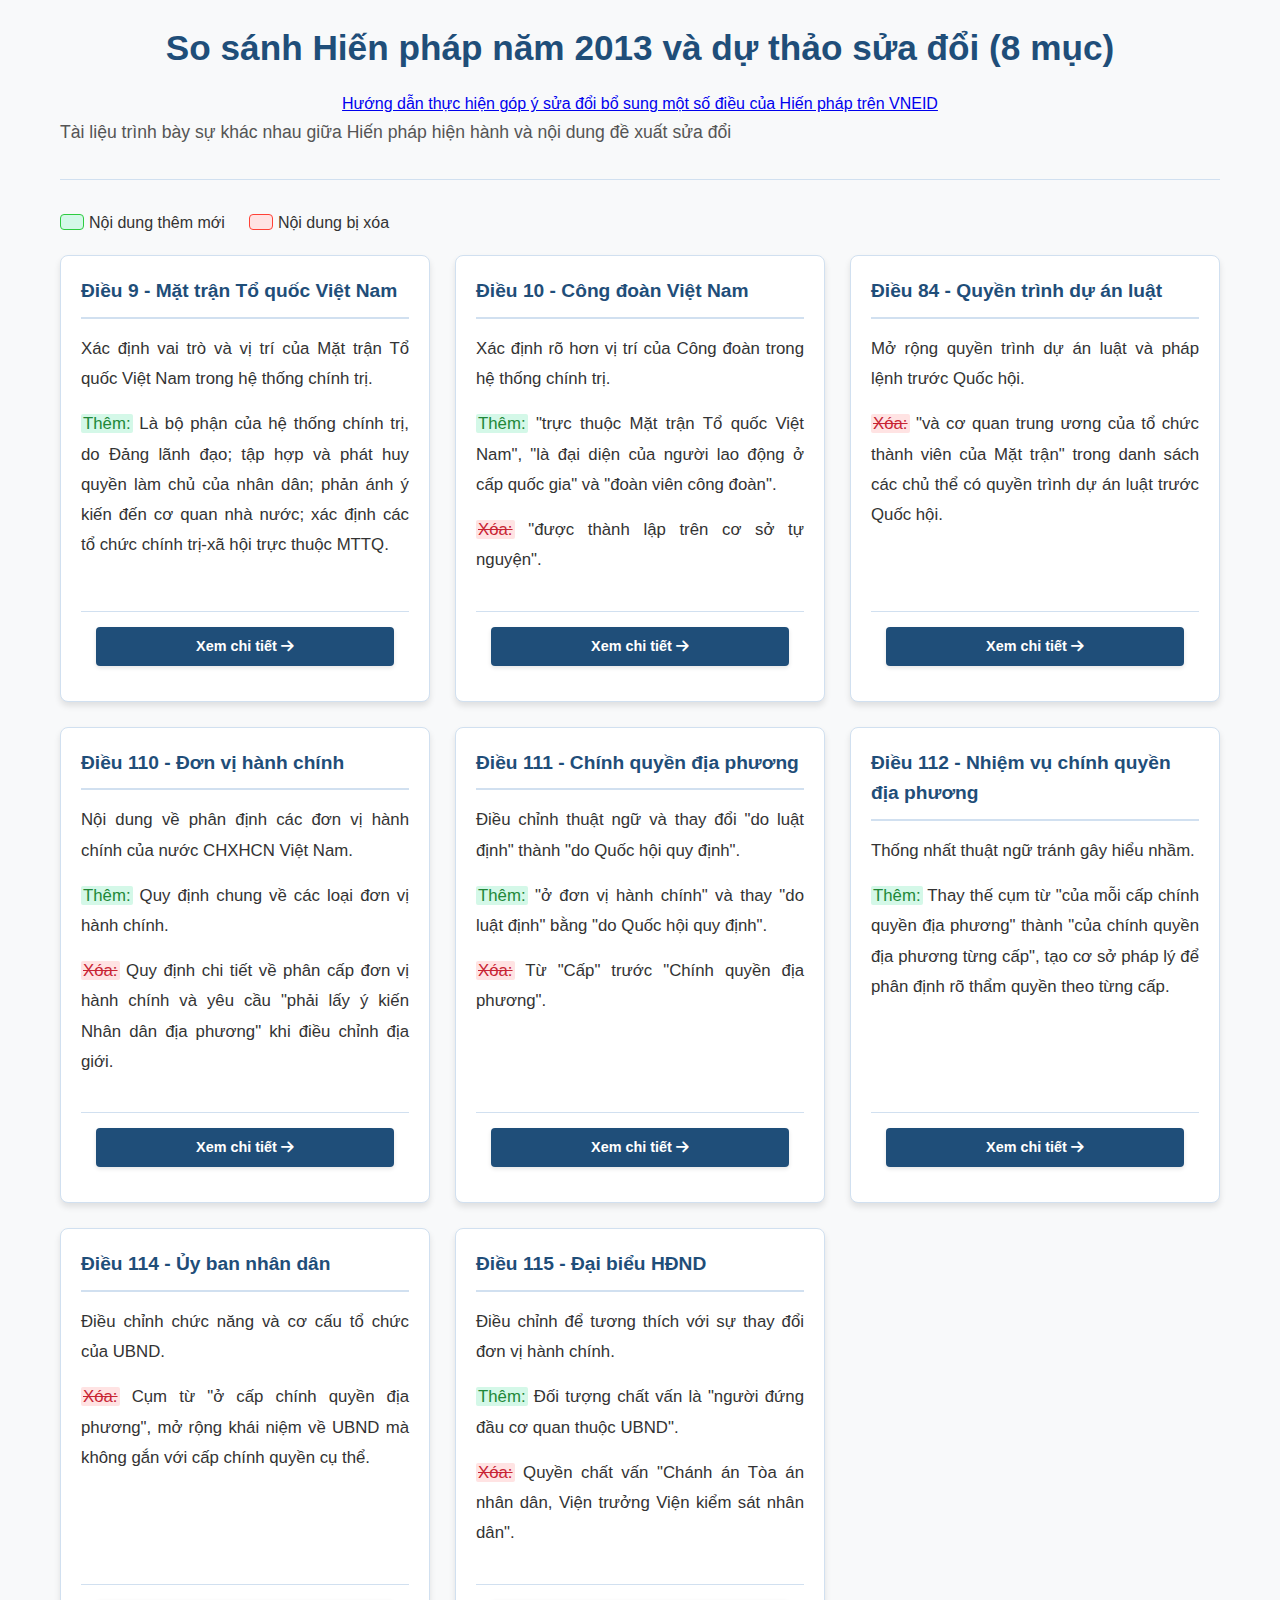
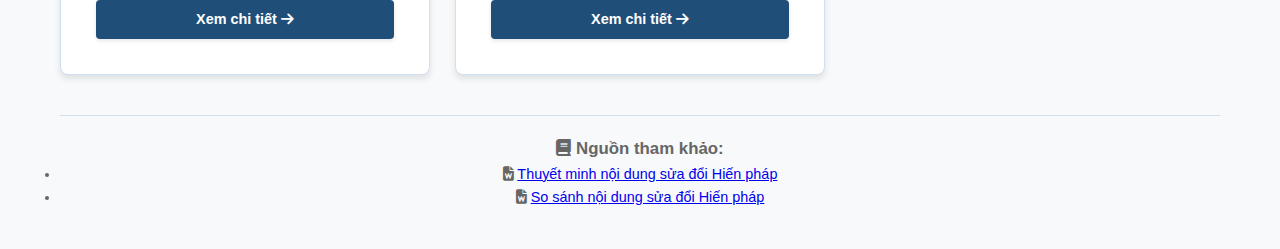
<file: index.html>
<!DOCTYPE html>
<html lang="vi">
<head>
    <meta charset="UTF-8">
    <meta name="viewport" content="width=device-width, initial-scale=1.0">
    <title>So sánh Hiến pháp 2013 và Dự thảo sửa đổi (8 mục)</title>

    <!-- Thẻ Open Graph cơ bản -->
    <meta property="og:title" content="So sánh Hiến pháp 2013 và Dự thảo sửa đổi (8 mục)" />
    <meta property="og:description" content="Tài liệu trình bày sự khác nhau giữa Hiến pháp hiện hành và nội dung đề xuất sửa đổi" />
    <meta property="og:image" content="thumb.png" />

    <link rel="stylesheet" href="styles.css">
    <link rel="stylesheet" href="https://cdnjs.cloudflare.com/ajax/libs/font-awesome/6.4.0/css/all.min.css">
</head>
<body>
    <header>
        <h1>So sánh Hiến pháp năm 2013 và dự thảo sửa đổi (8 mục)</h1>
        <div class="important-link-container">
            <div class="important-link-content">
                <a href="https://xaydungchinhsach.chinhphu.vn/huong-dan-thuc-hien-gop-y-sua-doi-bo-sung-mot-so-dieu-cua-hien-phap-tren-vneid-119250507153616593.htm" target="_blank" class="important-link">Hướng dẫn thực hiện góp ý sửa đổi bổ sung một số điều của Hiến pháp trên VNEID</a>
            </div>
        </div>
        <p class="subtitle">Tài liệu trình bày sự khác nhau giữa Hiến pháp hiện hành và nội dung đề xuất sửa đổi</p>
    </header>
    
    <div class="legend">
        <div class="legend-item">
            <div class="legend-color legend-add"></div>
            <span>Nội dung thêm mới</span>
        </div>
        <div class="legend-item">
            <div class="legend-color legend-remove"></div>
            <span>Nội dung bị xóa</span>
        </div>
    </div>
    
    <div class="container">
        <div class="card">
            <h2>Điều 9 - Mặt trận Tổ quốc Việt Nam</h2>
            <div class="card-content">
                <p>Xác định vai trò và vị trí của Mặt trận Tổ quốc Việt Nam trong hệ thống chính trị.</p>
                <p class="summary">
                    <p><span class="highlight-add">Thêm:</span> Là bộ phận của hệ thống chính trị, do Đảng lãnh đạo; tập hợp và phát huy quyền làm chủ của nhân dân; phản ánh ý kiến đến cơ quan nhà nước; xác định các tổ chức chính trị-xã hội trực thuộc MTTQ.</p>
                </p>
            </div>
            <div class="card-footer">
                <a href="dieu-9.html" class="button">Xem chi tiết <i class="fas fa-arrow-right"></i></a>
            </div>
        </div>
        
        <div class="card">
            <h2>Điều 10 - Công đoàn Việt Nam</h2>
            <div class="card-content">
                <p>Xác định rõ hơn vị trí của Công đoàn trong hệ thống chính trị.</p>
                <p class="summary">
                    <p><span class="highlight-add">Thêm:</span> "trực thuộc Mặt trận Tổ quốc Việt Nam", "là đại diện của người lao động ở cấp quốc gia" và "đoàn viên công đoàn".</p>
                    <p><span class="highlight-remove">Xóa:</span> "được thành lập trên cơ sở tự nguyện".</p>
                </p>
            </div>
            <div class="card-footer">
                <a href="dieu-10.html" class="button">Xem chi tiết <i class="fas fa-arrow-right"></i></a>
            </div>
        </div>
        
        <div class="card">
            <h2>Điều 84 - Quyền trình dự án luật</h2>
            <div class="card-content">
                <p>Mở rộng quyền trình dự án luật và pháp lệnh trước Quốc hội.</p>
                <p class="summary">
                    <p><span class="highlight-remove">Xóa:</span> "và cơ quan trung ương của tổ chức thành viên của Mặt trận" trong danh sách các chủ thể có quyền trình dự án luật trước Quốc hội.</p>
                </p>
            </div>
            <div class="card-footer">
                <a href="dieu-84.html" class="button">Xem chi tiết <i class="fas fa-arrow-right"></i></a>
            </div>
        </div>
        
        <div class="card">
            <h2>Điều 110 - Đơn vị hành chính</h2>
            <div class="card-content">
                <p>Nội dung về phân định các đơn vị hành chính của nước CHXHCN Việt Nam.</p>
                <p class="summary">
                    <p><span class="highlight-add">Thêm:</span> Quy định chung về các loại đơn vị hành chính.</p>
                    <p><span class="highlight-remove">Xóa:</span> Quy định chi tiết về phân cấp đơn vị hành chính và yêu cầu "phải lấy ý kiến Nhân dân địa phương" khi điều chỉnh địa giới.</p>
                </p>
            </div>
            <div class="card-footer">
                <a href="dieu-110.html" class="button">Xem chi tiết <i class="fas fa-arrow-right"></i></a>
            </div>
        </div>
        
        <div class="card">
            <h2>Điều 111 - Chính quyền địa phương</h2>
            <div class="card-content">
                <p>Điều chỉnh thuật ngữ và thay đổi "do luật định" thành "do Quốc hội quy định".</p>
                <p class="summary">
                    <p><span class="highlight-add">Thêm:</span> "ở đơn vị hành chính" và thay "do luật định" bằng "do Quốc hội quy định".</p>
                    <p><span class="highlight-remove">Xóa:</span> Từ "Cấp" trước "Chính quyền địa phương".</p>
                </p>
            </div>
            <div class="card-footer">
                <a href="dieu-111.html" class="button">Xem chi tiết <i class="fas fa-arrow-right"></i></a>
            </div>
        </div>
        
        <div class="card">
            <h2>Điều 112 - Nhiệm vụ chính quyền địa phương</h2>
            <div class="card-content">
                <p>Thống nhất thuật ngữ tránh gây hiểu nhầm.</p>
                <p class="summary">
                    <p><span class="highlight-add">Thêm:</span> Thay thế cụm từ "của mỗi cấp chính quyền địa phương" thành "của chính quyền địa phương từng cấp", tạo cơ sở pháp lý để phân định rõ thẩm quyền theo từng cấp.</p>
                </p>
            </div>
            <div class="card-footer">
                <a href="dieu-112.html" class="button">Xem chi tiết <i class="fas fa-arrow-right"></i></a>
            </div>
        </div>
        
        <div class="card">
            <h2>Điều 114 - Ủy ban nhân dân</h2>
            <div class="card-content">
                <p>Điều chỉnh chức năng và cơ cấu tổ chức của UBND.</p>
                <p class="summary">
                    <p><span class="highlight-remove">Xóa:</span> Cụm từ "ở cấp chính quyền địa phương", mở rộng khái niệm về UBND mà không gắn với cấp chính quyền cụ thể.</p>
                </p>
            </div>
            <div class="card-footer">
                <a href="dieu-114.html" class="button">Xem chi tiết <i class="fas fa-arrow-right"></i></a>
            </div>
        </div>
        
        <div class="card">
            <h2>Điều 115 - Đại biểu HĐND</h2>
            <div class="card-content">
                <p>Điều chỉnh để tương thích với sự thay đổi đơn vị hành chính.</p>
                <p class="summary">
                    <p><span class="highlight-add">Thêm:</span> Đối tượng chất vấn là "người đứng đầu cơ quan thuộc UBND".</p>
                    <p><span class="highlight-remove">Xóa:</span> Quyền chất vấn "Chánh án Tòa án nhân dân, Viện trưởng Viện kiểm sát nhân dân".</p>
                </p>
            </div>
            <div class="card-footer">
                <a href="dieu-115.html" class="button">Xem chi tiết <i class="fas fa-arrow-right"></i></a>
            </div>
        </div>
    </div>
    
    <footer>
        <div class="sources-container">
            <h3 class="sources-title"><i class="fas fa-book"></i> Nguồn tham khảo:</h3>
            <ul class="sources-list">
                <li class="source-item">
                    <i class="fas fa-file-word"></i>
                    <a href="https://datafiles.chinhphu.vn/cpp/files/duthaovbpl/3.-thuyet-minh-noi-dung-sua-hien-phap-phat-hanh.docx" target="_blank" class="source-link">Thuyết minh nội dung sửa đổi Hiến pháp</a>
                </li>
                <li class="source-item">
                    <i class="fas fa-file-word"></i>
                    <a href="https://datafiles.chinhphu.vn/cpp/files/duthaovbpl/4.-ban-so-sanh-hien-phap-va-noi-dung-sua-doi-05.5-.docx" target="_blank" class="source-link">So sánh nội dung sửa đổi Hiến pháp</a>
                </li>
            </ul>
        </div>
    </footer>
    
    <a href="#" class="back-to-top" id="backToTop"><i class="fas fa-arrow-up"></i></a>
    
    <script>
        // Hiển thị nút "Quay lại đầu trang" khi người dùng cuộn xuống
        window.onscroll = function() {
            const backToTopButton = document.getElementById('backToTop');
            if (document.body.scrollTop > 200 || document.documentElement.scrollTop > 200) {
                backToTopButton.classList.add('visible');
            } else {
                backToTopButton.classList.remove('visible');
            }
        };
        
        // Xử lý sự kiện khi nhấp vào nút "Quay lại đầu trang"
        document.getElementById('backToTop').addEventListener('click', function(e) {
            e.preventDefault();
            window.scrollTo({ top: 0, behavior: 'smooth' });
        });
    </script>
    <script data-goatcounter="https://hienphap-chiase.goatcounter.com/count" async src="//gc.zgo.at/count.js"></script>
</body>
</html>
</file>
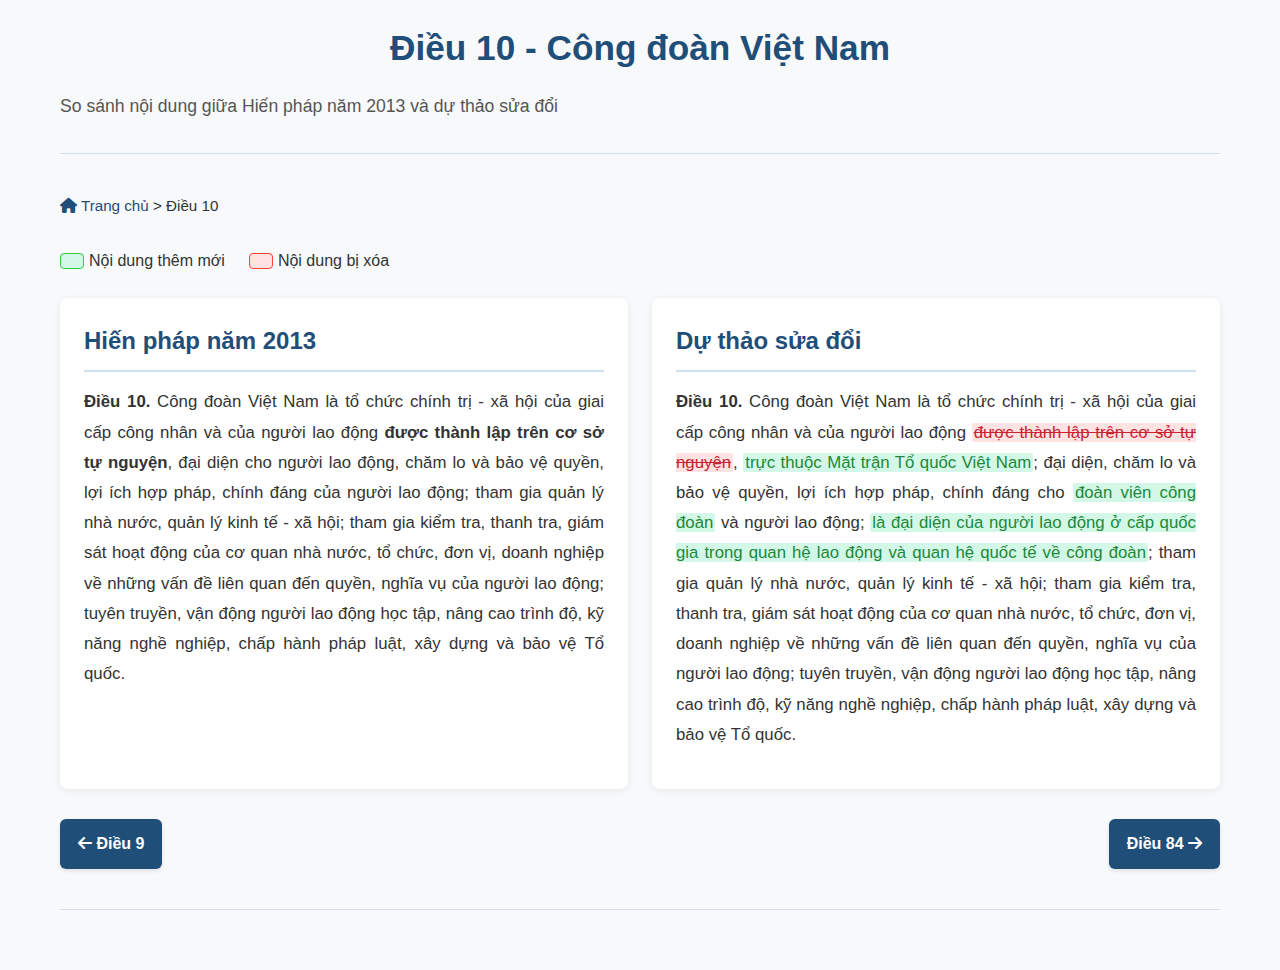
<file: dieu-10.html>
<!DOCTYPE html>
<html lang="vi">
<head>
    <meta charset="UTF-8">
    <meta name="viewport" content="width=device-width, initial-scale=1.0">
    <title>Điều 10 - Công đoàn Việt Nam</title>
    <link rel="stylesheet" href="styles.css">
    <link rel="stylesheet" href="https://cdnjs.cloudflare.com/ajax/libs/font-awesome/6.4.0/css/all.min.css">
</head>
<body>
    <header>
        <h1>Điều 10 - Công đoàn Việt Nam</h1>
        <p class="subtitle">So sánh nội dung giữa Hiến pháp năm 2013 và dự thảo sửa đổi</p>
    </header>
    <div class="breadcrumb">
        <a href="index.html"><i class="fas fa-home"></i> Trang chủ</a> &gt; Điều 10
    </div>
    <div class="legend">
        <div class="legend-item">
            <div class="legend-color legend-add"></div>
            <span>Nội dung thêm mới</span>
        </div>
        <div class="legend-item">
            <div class="legend-color legend-remove"></div>
            <span>Nội dung bị xóa</span>
        </div>
    </div>
    <div class="comparison-container">
        <div class="comparison-column original">
            <h2>Hiến pháp năm 2013</h2>
            <p><strong>Điều 10.</strong> Công đoàn Việt Nam là tổ chức chính trị - xã hội của giai cấp công nhân và của người lao động <b>được thành lập trên cơ sở tự nguyện</b>, đại diện cho người lao động, chăm lo và bảo vệ quyền, lợi ích hợp pháp, chính đáng của người lao động; tham gia quản lý nhà nước, quản lý kinh tế - xã hội; tham gia kiểm tra, thanh tra, giám sát hoạt động của cơ quan nhà nước, tổ chức, đơn vị, doanh nghiệp về những vấn đề liên quan đến quyền, nghĩa vụ của người lao động; tuyên truyền, vận động người lao động học tập, nâng cao trình độ, kỹ năng nghề nghiệp, chấp hành pháp luật, xây dựng và bảo vệ Tổ quốc.</p>
        </div>
        <div class="comparison-column modified">
            <h2>Dự thảo sửa đổi</h2>
            <p><strong>Điều 10.</strong> Công đoàn Việt Nam là tổ chức chính trị - xã hội của giai cấp công nhân và của người lao động <span class="highlight-remove">được thành lập trên cơ sở tự nguyện</span>, <span class="highlight-add">trực thuộc Mặt trận Tổ quốc Việt Nam</span>; đại diện, chăm lo và bảo vệ quyền, lợi ích hợp pháp, chính đáng cho <span class="highlight-add">đoàn viên công đoàn</span> và người lao động; <span class="highlight-add">là đại diện của người lao động ở cấp quốc gia trong quan hệ lao động và quan hệ quốc tế về công đoàn</span>; tham gia quản lý nhà nước, quản lý kinh tế - xã hội; tham gia kiểm tra, thanh tra, giám sát hoạt động của cơ quan nhà nước, tổ chức, đơn vị, doanh nghiệp về những vấn đề liên quan đến quyền, nghĩa vụ của người lao động; tuyên truyền, vận động người lao động học tập, nâng cao trình độ, kỹ năng nghề nghiệp, chấp hành pháp luật, xây dựng và bảo vệ Tổ quốc.</p>
        </div>
    </div>
    <div class="navigation">
        <a href="dieu-9.html" class="nav-button"><i class="fas fa-arrow-left"></i> Điều 9</a>
        <a href="dieu-84.html" class="nav-button">Điều 84 <i class="fas fa-arrow-right"></i></a>
    </div>
    <footer>
        
    </footer>
    <script data-goatcounter="https://hienphap-chiase.goatcounter.com/count" async src="//gc.zgo.at/count.js"></script>
</body>
</html>
</file>
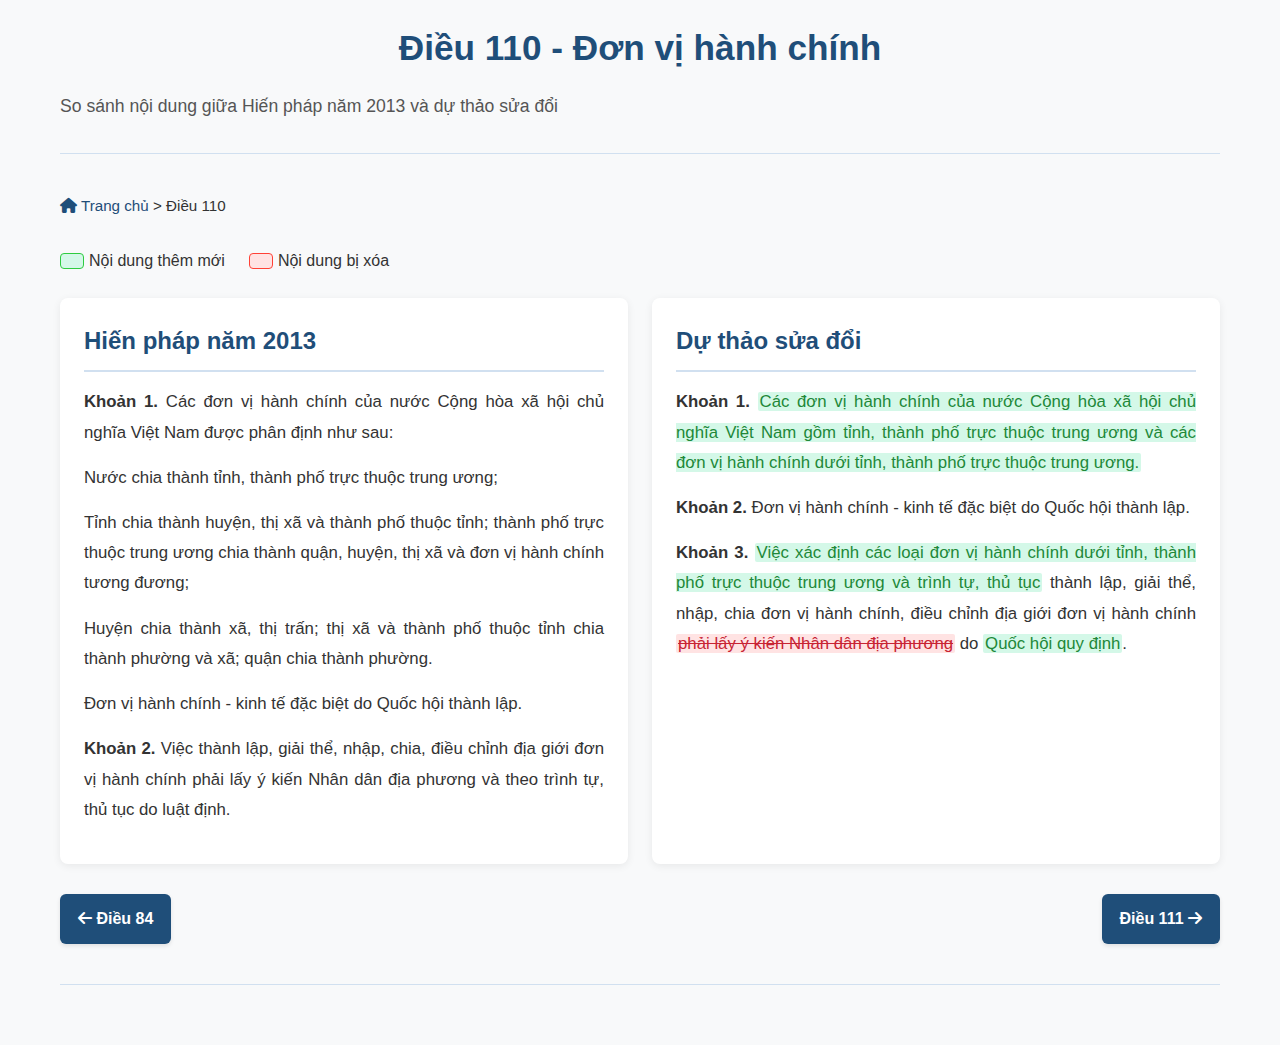
<file: dieu-110.html>
<!DOCTYPE html>
<html lang="vi">
<head>
    <meta charset="UTF-8">
    <meta name="viewport" content="width=device-width, initial-scale=1.0">
    <title>Điều 110 - Đơn vị hành chính</title>
    <link rel="stylesheet" href="styles.css">
    <link rel="stylesheet" href="https://cdnjs.cloudflare.com/ajax/libs/font-awesome/6.4.0/css/all.min.css">
    
</head>
<body>
    <header>
        <h1>Điều 110 - Đơn vị hành chính</h1>
        <p class="subtitle">So sánh nội dung giữa Hiến pháp năm 2013 và dự thảo sửa đổi</p>
    </header>
    
    <div class="breadcrumb">
        <a href="index.html"><i class="fas fa-home"></i> Trang chủ</a> &gt; Điều 110
    </div>
    
    <div class="legend">
        <div class="legend-item">
            <div class="legend-color legend-add"></div>
            <span>Nội dung thêm mới</span>
        </div>
        <div class="legend-item">
            <div class="legend-color legend-remove"></div>
            <span>Nội dung bị xóa</span>
        </div>
    </div>
    
    <div class="comparison-container">
        <div class="comparison-column original">
            <h2>Hiến pháp năm 2013</h2>
            <p><strong>Khoản 1.</strong> Các đơn vị hành chính của nước Cộng hòa xã hội chủ nghĩa Việt Nam được phân định như sau:</p>
            <p>Nước chia thành tỉnh, thành phố trực thuộc trung ương;</p>
            <p>Tỉnh chia thành huyện, thị xã và thành phố thuộc tỉnh; thành phố trực thuộc trung ương chia thành quận, huyện, thị xã và đơn vị hành chính tương đương;</p>
            <p>Huyện chia thành xã, thị trấn; thị xã và thành phố thuộc tỉnh chia thành phường và xã; quận chia thành phường.</p>
            <p>Đơn vị hành chính - kinh tế đặc biệt do Quốc hội thành lập.</p>
            
            <p><strong>Khoản 2.</strong> Việc thành lập, giải thể, nhập, chia, điều chỉnh địa giới đơn vị hành chính phải lấy ý kiến Nhân dân địa phương và theo trình tự, thủ tục do luật định.</p>
        </div>
        
        <div class="comparison-column modified">
            <h2>Dự thảo sửa đổi</h2>
            <p><strong>Khoản 1.</strong> <span class="highlight-add">Các đơn vị hành chính của nước Cộng hòa xã hội chủ nghĩa Việt Nam gồm tỉnh, thành phố trực thuộc trung ương và các đơn vị hành chính dưới tỉnh, thành phố trực thuộc trung ương.</span></p>
            
            <p><strong>Khoản 2.</strong> Đơn vị hành chính - kinh tế đặc biệt do Quốc hội thành lập.</p>
            
            <p><strong>Khoản 3.</strong> <span class="highlight-add">Việc xác định các loại đơn vị hành chính dưới tỉnh, thành phố trực thuộc trung ương và trình tự, thủ tục</span> thành lập, giải thể, nhập, chia đơn vị hành chính, điều chỉnh địa giới đơn vị hành chính <span class="highlight-remove">phải lấy ý kiến Nhân dân địa phương</span> do <span class="highlight-add">Quốc hội quy định</span>.</p>
        </div>
    </div>
    
    <div class="navigation">
        <a href="dieu-84.html" class="nav-button"><i class="fas fa-arrow-left"></i> Điều 84</a>
        <a href="dieu-111.html" class="nav-button">Điều 111 <i class="fas fa-arrow-right"></i></a>
    </div>
    
    <footer>
        
    </footer>
    
    <a href="#" class="back-to-top" id="backToTop"><i class="fas fa-arrow-up"></i></a>
    
    <script src="scripts.js"></script>
    <script data-goatcounter="https://hienphap-chiase.goatcounter.com/count" async src="//gc.zgo.at/count.js"></script>
</body>
</html>
</file>
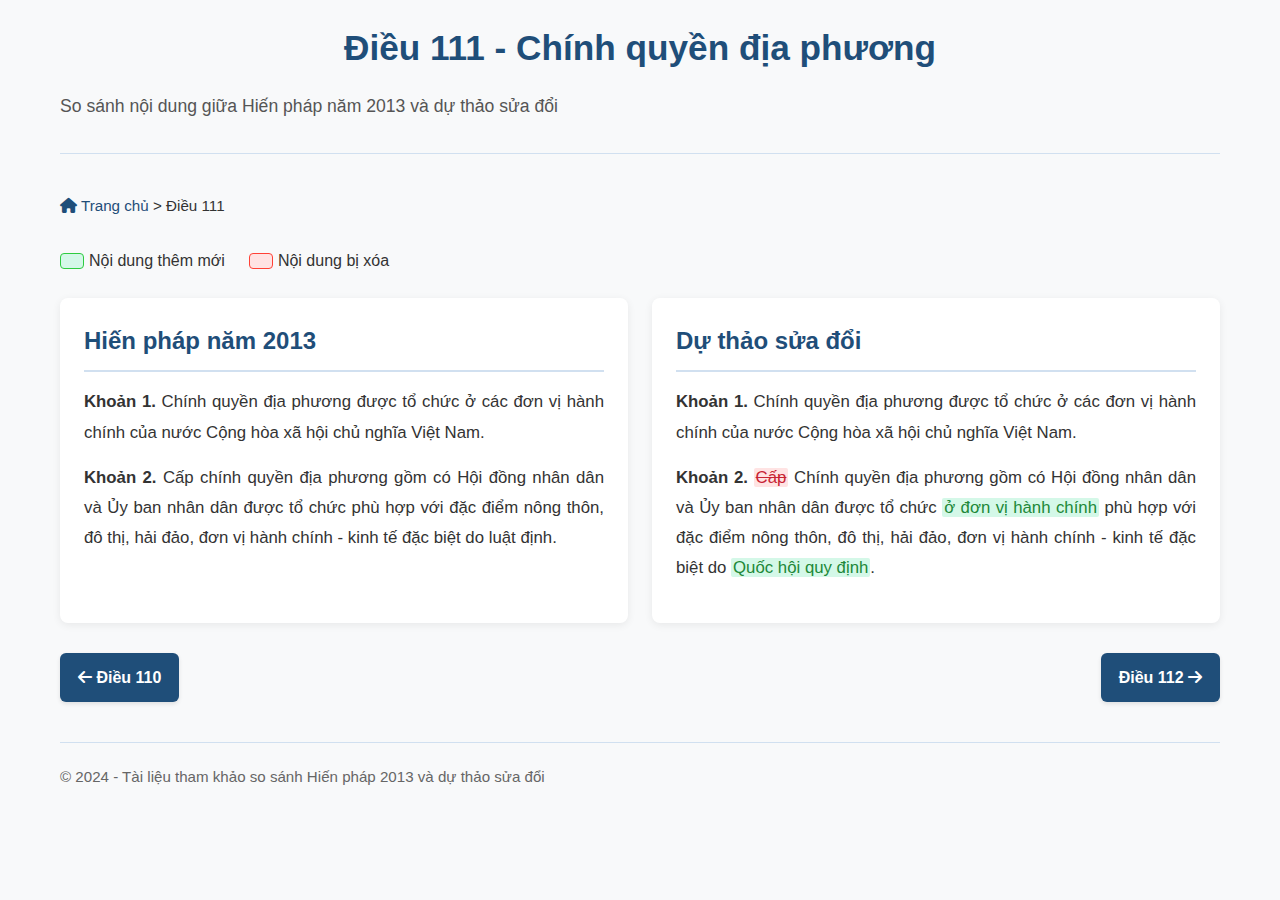
<file: dieu-111.html>
<!DOCTYPE html>
<html lang="vi">
<head>
    <meta charset="UTF-8">
    <meta name="viewport" content="width=device-width, initial-scale=1.0">
    <title>Điều 111 - Chính quyền địa phương</title>
    <link rel="stylesheet" href="styles.css">
    <link rel="stylesheet" href="https://cdnjs.cloudflare.com/ajax/libs/font-awesome/6.4.0/css/all.min.css">
</head>
<body>
    <header>
        <h1>Điều 111 - Chính quyền địa phương</h1>
        <p class="subtitle">So sánh nội dung giữa Hiến pháp năm 2013 và dự thảo sửa đổi</p>
    </header>
    
    <div class="breadcrumb">
        <a href="index.html"><i class="fas fa-home"></i> Trang chủ</a> &gt; Điều 111
    </div>
    
    <div class="legend">
        <div class="legend-item">
            <div class="legend-color legend-add"></div>
            <span>Nội dung thêm mới</span>
        </div>
        <div class="legend-item">
            <div class="legend-color legend-remove"></div>
            <span>Nội dung bị xóa</span>
        </div>
    </div>
    
    <div class="comparison-container">
        <div class="comparison-column original">
            <h2>Hiến pháp năm 2013</h2>
            <p><strong>Khoản 1.</strong> Chính quyền địa phương được tổ chức ở các đơn vị hành chính của nước Cộng hòa xã hội chủ nghĩa Việt Nam.</p>
            
            <p><strong>Khoản 2.</strong> Cấp chính quyền địa phương gồm có Hội đồng nhân dân và Ủy ban nhân dân được tổ chức phù hợp với đặc điểm nông thôn, đô thị, hải đảo, đơn vị hành chính - kinh tế đặc biệt do luật định.</p>
        </div>
        
        <div class="comparison-column modified">
            <h2>Dự thảo sửa đổi</h2>
            <p><strong>Khoản 1.</strong> Chính quyền địa phương được tổ chức ở các đơn vị hành chính của nước Cộng hòa xã hội chủ nghĩa Việt Nam.</p>
            
            <p><strong>Khoản 2.</strong> <span class="highlight-remove">Cấp</span> Chính quyền địa phương gồm có Hội đồng nhân dân và Ủy ban nhân dân được tổ chức <span class="highlight-add">ở đơn vị hành chính</span> phù hợp với đặc điểm nông thôn, đô thị, hải đảo, đơn vị hành chính - kinh tế đặc biệt do <span class="highlight-add">Quốc hội quy định</span>.</p>
        </div>
    </div>
    
    <div class="navigation">
        <a href="dieu-110.html" class="nav-button"><i class="fas fa-arrow-left"></i> Điều 110</a>
        <a href="dieu-112.html" class="nav-button">Điều 112 <i class="fas fa-arrow-right"></i></a>
    </div>
    
    <footer>
        <p>© 2024 - Tài liệu tham khảo so sánh Hiến pháp 2013 và dự thảo sửa đổi</p>
    </footer>
    
    <a href="#" class="back-to-top" id="backToTop"><i class="fas fa-arrow-up"></i></a>
    
    <script src="scripts.js"></script>
</body>
</html>
</file>
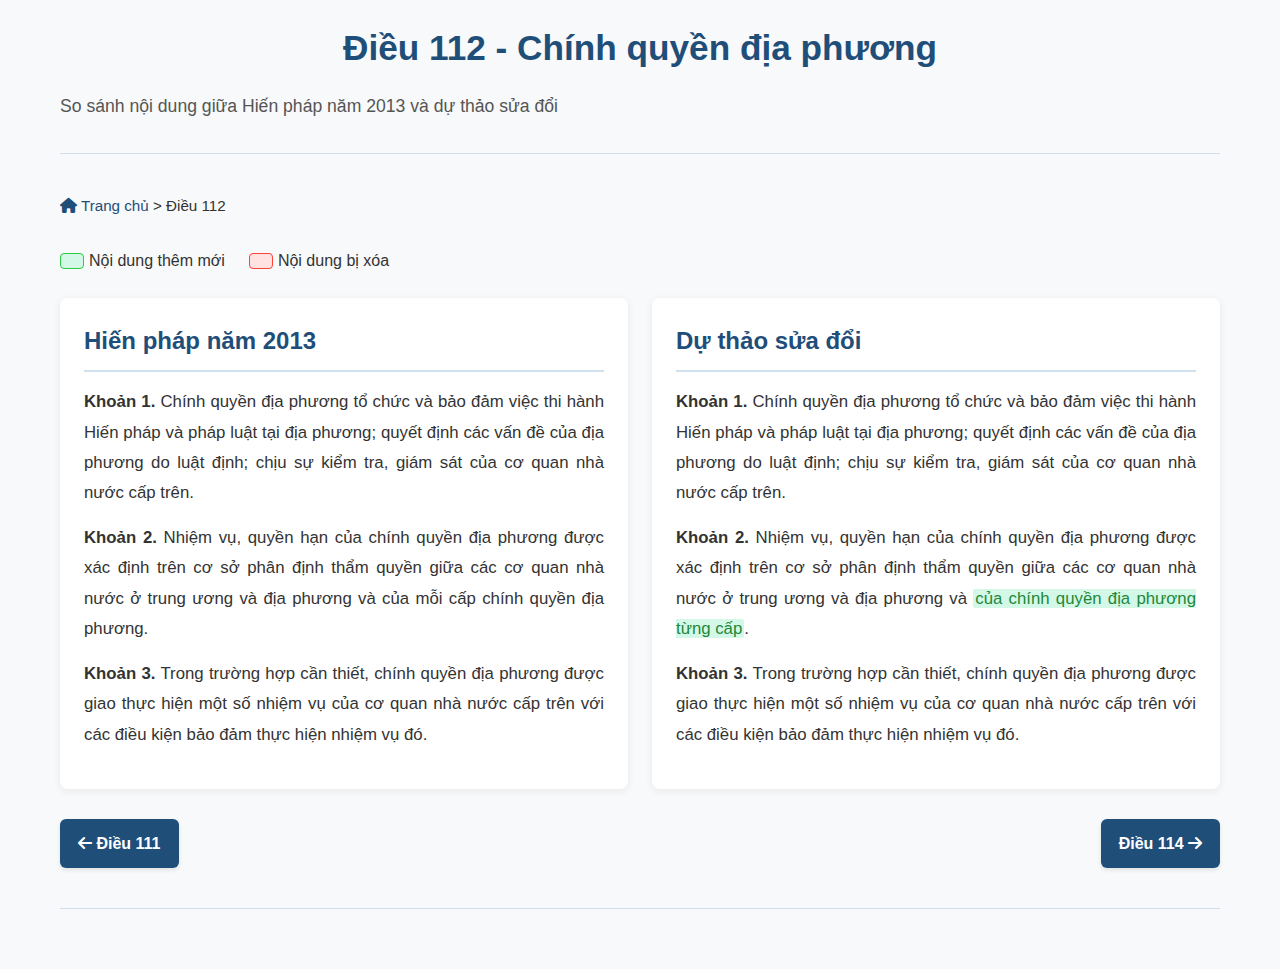
<file: dieu-112.html>
<!DOCTYPE html>
<html lang="vi">
<head>
    <meta charset="UTF-8">
    <meta name="viewport" content="width=device-width, initial-scale=1.0">
    <title>Điều 112 - Chính quyền địa phương</title>
    <link rel="stylesheet" href="styles.css">
    <link rel="stylesheet" href="https://cdnjs.cloudflare.com/ajax/libs/font-awesome/6.4.0/css/all.min.css">
    
</head>
<body>
    <header>
        <h1>Điều 112 - Chính quyền địa phương</h1>
        <p class="subtitle">So sánh nội dung giữa Hiến pháp năm 2013 và dự thảo sửa đổi</p>
    </header>
    
    <div class="breadcrumb">
        <a href="index.html"><i class="fas fa-home"></i> Trang chủ</a> &gt; Điều 112
    </div>
    
    <div class="legend">
        <div class="legend-item">
            <div class="legend-color legend-add"></div>
            <span>Nội dung thêm mới</span>
        </div>
        <div class="legend-item">
            <div class="legend-color legend-remove"></div>
            <span>Nội dung bị xóa</span>
        </div>
    </div>
    
    <div class="comparison-container">
        <div class="comparison-column original">
            <h2>Hiến pháp năm 2013</h2>
            <p><strong>Khoản 1.</strong> Chính quyền địa phương tổ chức và bảo đảm việc thi hành Hiến pháp và pháp luật tại địa phương; quyết định các vấn đề của địa phương do luật định; chịu sự kiểm tra, giám sát của cơ quan nhà nước cấp trên.</p>
            
            <p><strong>Khoản 2.</strong> Nhiệm vụ, quyền hạn của chính quyền địa phương được xác định trên cơ sở phân định thẩm quyền giữa các cơ quan nhà nước ở trung ương và địa phương và của mỗi cấp chính quyền địa phương.</p>

            <p><strong>Khoản 3.</strong> Trong trường hợp cần thiết, chính quyền địa phương được giao thực hiện một số nhiệm vụ của cơ quan nhà nước cấp trên với các điều kiện bảo đảm thực hiện nhiệm vụ đó.</p>
        </div>
        
        <div class="comparison-column modified">
            <h2>Dự thảo sửa đổi</h2>
            <p><strong>Khoản 1.</strong> Chính quyền địa phương tổ chức và bảo đảm việc thi hành Hiến pháp và pháp luật tại địa phương; quyết định các vấn đề của địa phương do luật định; chịu sự kiểm tra, giám sát của cơ quan nhà nước cấp trên.</p>
            
            <p><strong>Khoản 2.</strong> Nhiệm vụ, quyền hạn của chính quyền địa phương được xác định trên cơ sở phân định thẩm quyền giữa các cơ quan nhà nước ở trung ương và địa phương và <span class="highlight-add">của chính quyền địa phương từng cấp</span>.</p>

            <p><strong>Khoản 3.</strong> Trong trường hợp cần thiết, chính quyền địa phương được giao thực hiện một số nhiệm vụ của cơ quan nhà nước cấp trên với các điều kiện bảo đảm thực hiện nhiệm vụ đó.</p>
        </div>
    </div>
    
    <div class="navigation">
        <a href="dieu-111.html" class="nav-button"><i class="fas fa-arrow-left"></i> Điều 111</a>
        <a href="dieu-114.html" class="nav-button">Điều 114 <i class="fas fa-arrow-right"></i></a>
    </div>
    
    <footer>
        
    </footer>
    
    <a href="#" class="back-to-top" id="backToTop"><i class="fas fa-arrow-up"></i></a>
    
    <script src="scripts.js"></script>
    <script data-goatcounter="https://hienphap-chiase.goatcounter.com/count" async src="//gc.zgo.at/count.js"></script>
</body>
</html>
</file>
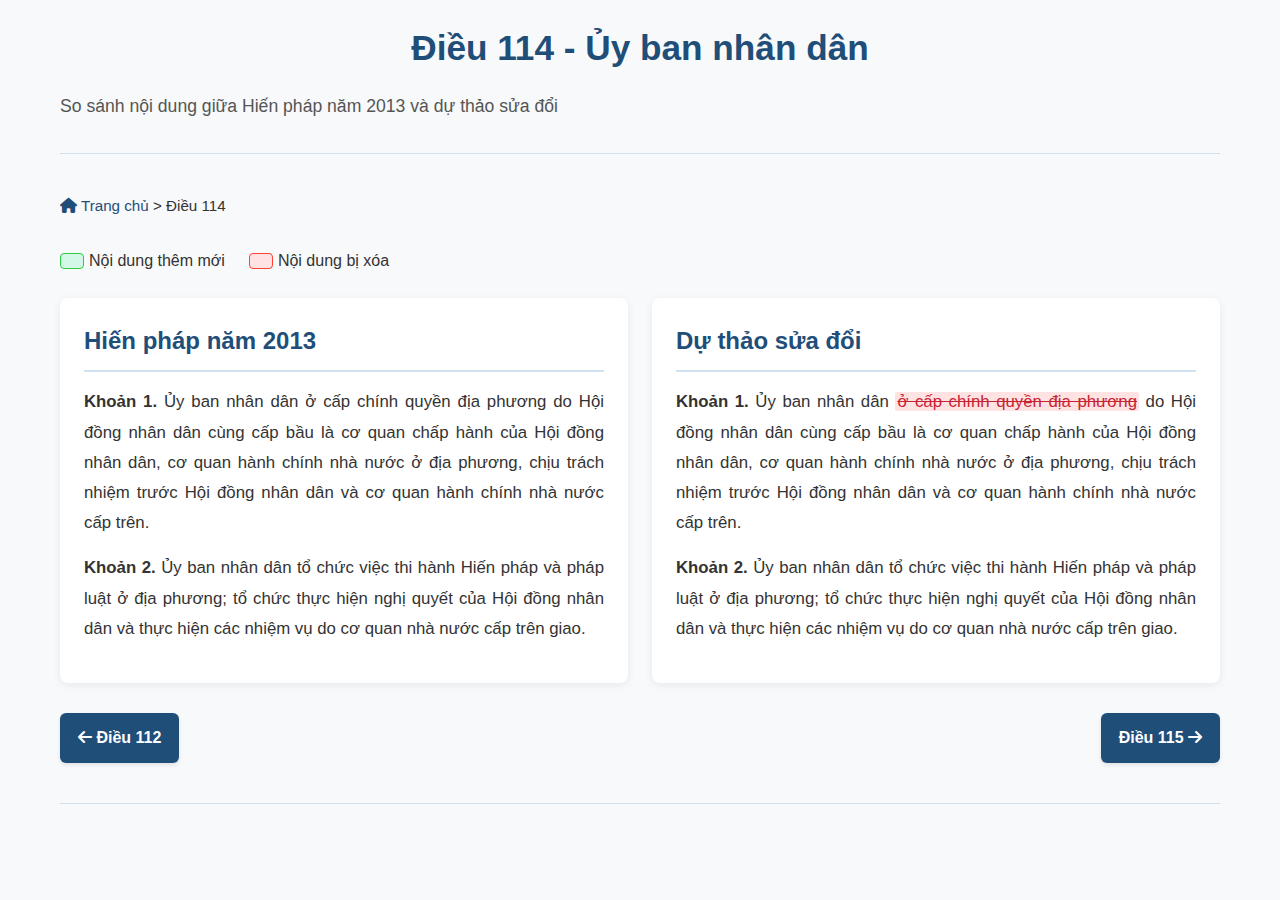
<file: dieu-114.html>
<!DOCTYPE html>
<html lang="vi">
<head>
    <meta charset="UTF-8">
    <meta name="viewport" content="width=device-width, initial-scale=1.0">
    <title>Điều 114 - Ủy ban nhân dân</title>
    <link rel="stylesheet" href="styles.css">
    <link rel="stylesheet" href="https://cdnjs.cloudflare.com/ajax/libs/font-awesome/6.4.0/css/all.min.css">
    
</head>
<body>
    <header>
        <h1>Điều 114 - Ủy ban nhân dân</h1>
        <p class="subtitle">So sánh nội dung giữa Hiến pháp năm 2013 và dự thảo sửa đổi</p>
    </header>
    
    <div class="breadcrumb">
        <a href="index.html"><i class="fas fa-home"></i> Trang chủ</a> &gt; Điều 114
    </div>
    
    <div class="legend">
        <div class="legend-item">
            <div class="legend-color legend-add"></div>
            <span>Nội dung thêm mới</span>
        </div>
        <div class="legend-item">
            <div class="legend-color legend-remove"></div>
            <span>Nội dung bị xóa</span>
        </div>
    </div>
    
    <div class="comparison-container">
        <div class="comparison-column original">
            <h2>Hiến pháp năm 2013</h2>
            <p><strong>Khoản 1.</strong> Ủy ban nhân dân ở cấp chính quyền địa phương do Hội đồng nhân dân cùng cấp bầu là cơ quan chấp hành của Hội đồng nhân dân, cơ quan hành chính nhà nước ở địa phương, chịu trách nhiệm trước Hội đồng nhân dân và cơ quan hành chính nhà nước cấp trên.</p>
            
            <p><strong>Khoản 2.</strong> Ủy ban nhân dân tổ chức việc thi hành Hiến pháp và pháp luật ở địa phương; tổ chức thực hiện nghị quyết của Hội đồng nhân dân và thực hiện các nhiệm vụ do cơ quan nhà nước cấp trên giao.</p>
        </div>
        
        <div class="comparison-column modified">
            <h2>Dự thảo sửa đổi</h2>
            <p><strong>Khoản 1.</strong> Ủy ban nhân dân <span class="highlight-remove">ở cấp chính quyền địa phương</span> do Hội đồng nhân dân cùng cấp bầu là cơ quan chấp hành của Hội đồng nhân dân, cơ quan hành chính nhà nước ở địa phương, chịu trách nhiệm trước Hội đồng nhân dân và cơ quan hành chính nhà nước cấp trên.</p>
            
            <p><strong>Khoản 2.</strong> Ủy ban nhân dân tổ chức việc thi hành Hiến pháp và pháp luật ở địa phương; tổ chức thực hiện nghị quyết của Hội đồng nhân dân và thực hiện các nhiệm vụ do cơ quan nhà nước cấp trên giao.</p>
        </div>
    </div>
    
    <div class="navigation">
        <a href="dieu-112.html" class="nav-button"><i class="fas fa-arrow-left"></i> Điều 112</a>
        <a href="dieu-115.html" class="nav-button">Điều 115 <i class="fas fa-arrow-right"></i></a>
    </div>
    
    <footer>
        
    </footer>
    
    <a href="#" class="back-to-top" id="backToTop"><i class="fas fa-arrow-up"></i></a>
    
    <script src="scripts.js"></script>
    <script data-goatcounter="https://hienphap-chiase.goatcounter.com/count" async src="//gc.zgo.at/count.js"></script>
</body>
</html>
</file>
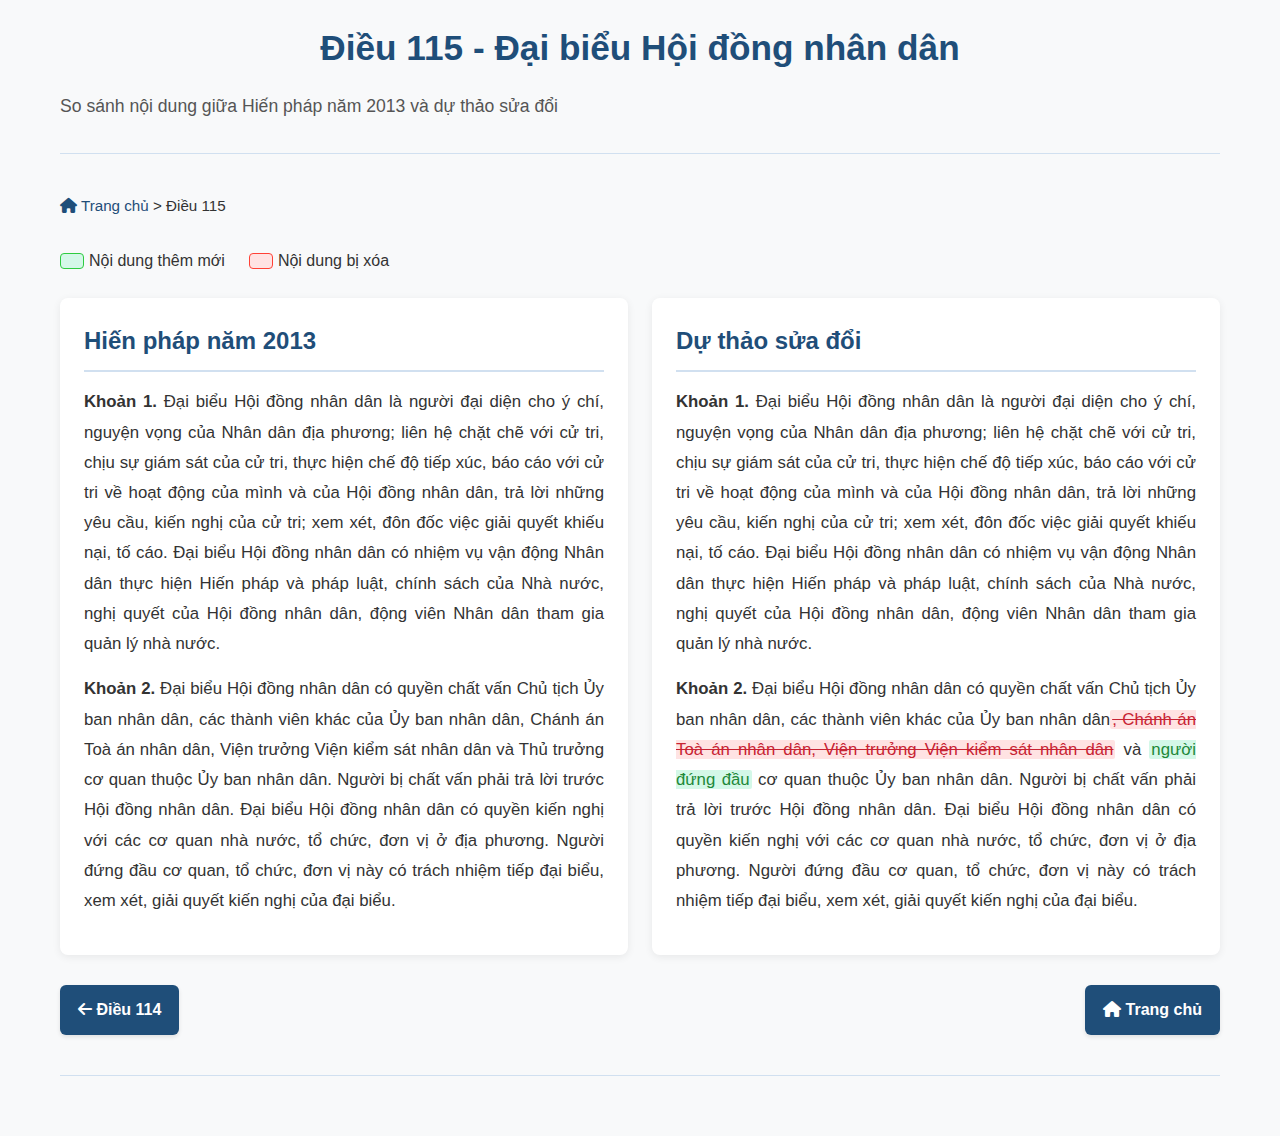
<file: dieu-115.html>
<!DOCTYPE html>
<html lang="vi">
<head>
    <meta charset="UTF-8">
    <meta name="viewport" content="width=device-width, initial-scale=1.0">
    <title>Điều 115 - Đại biểu Hội đồng nhân dân</title>
    <link rel="stylesheet" href="styles.css">
    <link rel="stylesheet" href="https://cdnjs.cloudflare.com/ajax/libs/font-awesome/6.4.0/css/all.min.css">
</head>
<body>
    <header>
        <h1>Điều 115 - Đại biểu Hội đồng nhân dân</h1>
        <p class="subtitle">So sánh nội dung giữa Hiến pháp năm 2013 và dự thảo sửa đổi</p>
    </header>
    
    <div class="breadcrumb">
        <a href="index.html"><i class="fas fa-home"></i> Trang chủ</a> &gt; Điều 115
    </div>
    
    <div class="legend">
        <div class="legend-item">
            <div class="legend-color legend-add"></div>
            <span>Nội dung thêm mới</span>
        </div>
        <div class="legend-item">
            <div class="legend-color legend-remove"></div>
            <span>Nội dung bị xóa</span>
        </div>
    </div>
    
    <div class="comparison-container">
        <div class="comparison-column original">
            <h2>Hiến pháp năm 2013</h2>
            <p><strong>Khoản 1.</strong> Đại biểu Hội đồng nhân dân là người đại diện cho ý chí, nguyện vọng của Nhân dân địa phương; liên hệ chặt chẽ với cử tri, chịu sự giám sát của cử tri, thực hiện chế độ tiếp xúc, báo cáo với cử tri về hoạt động của mình và của Hội đồng nhân dân, trả lời những yêu cầu, kiến nghị của cử tri; xem xét, đôn đốc việc giải quyết khiếu nại, tố cáo. Đại biểu Hội đồng nhân dân có nhiệm vụ vận động Nhân dân thực hiện Hiến pháp và pháp luật, chính sách của Nhà nước, nghị quyết của Hội đồng nhân dân, động viên Nhân dân tham gia quản lý nhà nước.</p>
            
            <p><strong>Khoản 2.</strong> Đại biểu Hội đồng nhân dân có quyền chất vấn Chủ tịch Ủy ban nhân dân, các thành viên khác của Ủy ban nhân dân, Chánh án Toà án nhân dân, Viện trưởng Viện kiểm sát nhân dân và Thủ trưởng cơ quan thuộc Ủy ban nhân dân. Người bị chất vấn phải trả lời trước Hội đồng nhân dân. Đại biểu Hội đồng nhân dân có quyền kiến nghị với các cơ quan nhà nước, tổ chức, đơn vị ở địa phương. Người đứng đầu cơ quan, tổ chức, đơn vị này có trách nhiệm tiếp đại biểu, xem xét, giải quyết kiến nghị của đại biểu.</p>
        </div>
        
        <div class="comparison-column modified">
            <h2>Dự thảo sửa đổi</h2>
            <p><strong>Khoản 1.</strong> Đại biểu Hội đồng nhân dân là người đại diện cho ý chí, nguyện vọng của Nhân dân địa phương; liên hệ chặt chẽ với cử tri, chịu sự giám sát của cử tri, thực hiện chế độ tiếp xúc, báo cáo với cử tri về hoạt động của mình và của Hội đồng nhân dân, trả lời những yêu cầu, kiến nghị của cử tri; xem xét, đôn đốc việc giải quyết khiếu nại, tố cáo. Đại biểu Hội đồng nhân dân có nhiệm vụ vận động Nhân dân thực hiện Hiến pháp và pháp luật, chính sách của Nhà nước, nghị quyết của Hội đồng nhân dân, động viên Nhân dân tham gia quản lý nhà nước.</p>
            
            <p><strong>Khoản 2.</strong> Đại biểu Hội đồng nhân dân có quyền chất vấn Chủ tịch Ủy ban nhân dân, các thành viên khác của Ủy ban nhân dân<span class="highlight-remove">, Chánh án Toà án nhân dân, Viện trưởng Viện kiểm sát nhân dân</span> và <span class="highlight-add">người đứng đầu</span> cơ quan thuộc Ủy ban nhân dân. Người bị chất vấn phải trả lời trước Hội đồng nhân dân. Đại biểu Hội đồng nhân dân có quyền kiến nghị với các cơ quan nhà nước, tổ chức, đơn vị ở địa phương. Người đứng đầu cơ quan, tổ chức, đơn vị này có trách nhiệm tiếp đại biểu, xem xét, giải quyết kiến nghị của đại biểu.</p>
        </div>
    </div>
    
    <div class="navigation">
        <a href="dieu-114.html" class="nav-button"><i class="fas fa-arrow-left"></i> Điều 114</a>
        <a href="index.html" class="nav-button"><i class="fas fa-home"></i> Trang chủ</a>
    </div>
    
    <footer>
        
    </footer>
    
    <a href="#" class="back-to-top" id="backToTop"><i class="fas fa-arrow-up"></i></a>
    
    <script src="scripts.js"></script>
    <script data-goatcounter="https://hienphap-chiase.goatcounter.com/count" async src="//gc.zgo.at/count.js"></script>
</body>
</html>
</file>
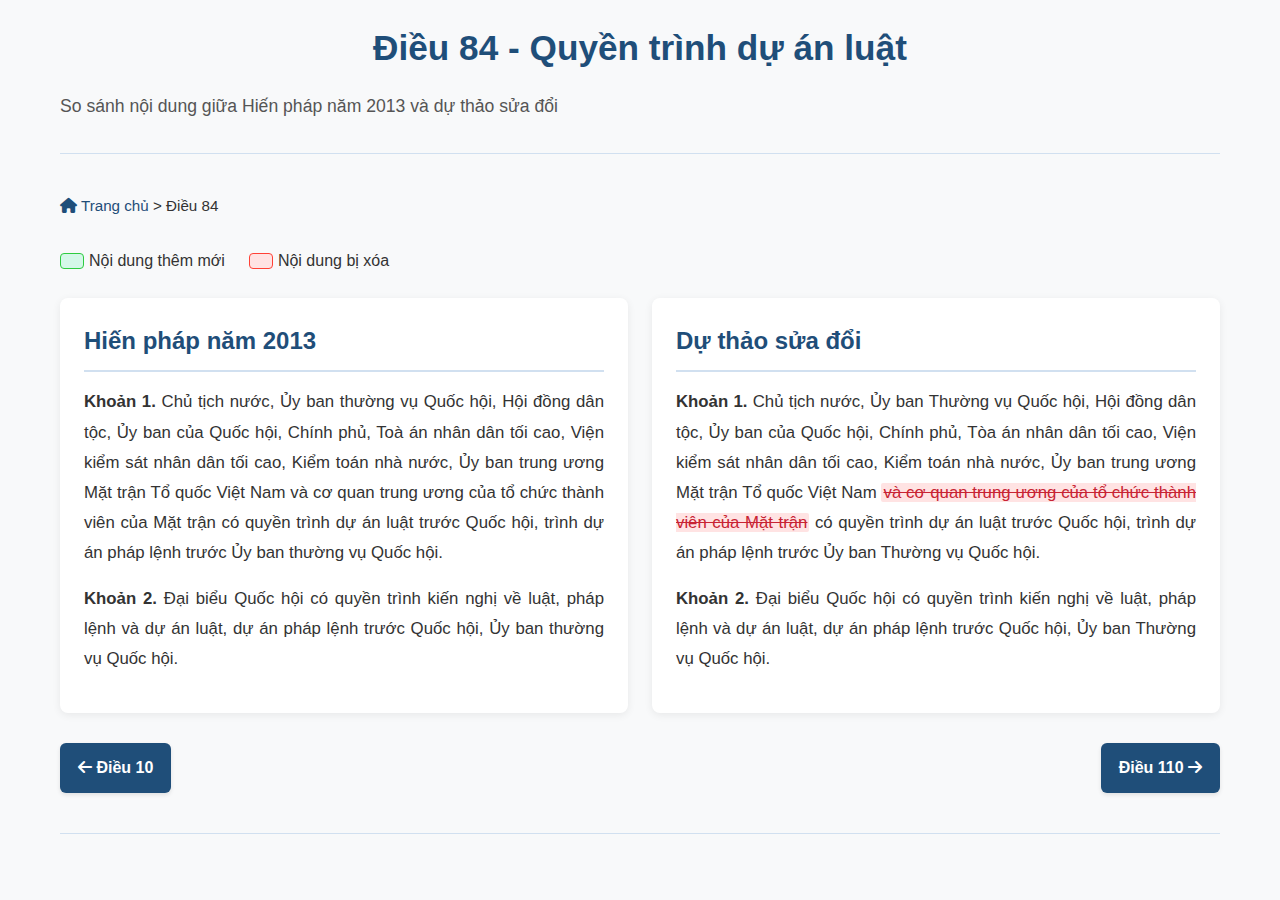
<file: dieu-84.html>
<!DOCTYPE html>
<html lang="vi">
<head>
    <meta charset="UTF-8">
    <meta name="viewport" content="width=device-width, initial-scale=1.0">
    <title>Điều 84 - Quyền trình dự án luật</title>
    <link rel="stylesheet" href="styles.css">
    <link rel="stylesheet" href="https://cdnjs.cloudflare.com/ajax/libs/font-awesome/6.4.0/css/all.min.css">
</head>
<body>
    <header>
        <h1>Điều 84 - Quyền trình dự án luật</h1>
        <p class="subtitle">So sánh nội dung giữa Hiến pháp năm 2013 và dự thảo sửa đổi</p>
    </header>
    
    <div class="breadcrumb">
        <a href="index.html"><i class="fas fa-home"></i> Trang chủ</a> &gt; Điều 84
    </div>
    
    <div class="legend">
        <div class="legend-item">
            <div class="legend-color legend-add"></div>
            <span>Nội dung thêm mới</span>
        </div>
        <div class="legend-item">
            <div class="legend-color legend-remove"></div>
            <span>Nội dung bị xóa</span>
        </div>
    </div>
    
    <div class="comparison-container">
        <div class="comparison-column original">
            <h2>Hiến pháp năm 2013</h2>
            <p><strong>Khoản 1.</strong> Chủ tịch nước, Ủy ban thường vụ Quốc hội, Hội đồng dân tộc, Ủy ban của Quốc hội, Chính phủ, Toà án nhân dân tối cao, Viện kiểm sát nhân dân tối cao, Kiểm toán nhà nước, Ủy ban trung ương Mặt trận Tổ quốc Việt Nam và cơ quan trung ương của tổ chức thành viên của Mặt trận có quyền trình dự án luật trước Quốc hội, trình dự án pháp lệnh trước Ủy ban thường vụ Quốc hội.</p>
            
            <p><strong>Khoản 2.</strong> Đại biểu Quốc hội có quyền trình kiến nghị về luật, pháp lệnh và dự án luật, dự án pháp lệnh trước Quốc hội, Ủy ban thường vụ Quốc hội.</p>
        </div>
        
        <div class="comparison-column modified">
            <h2>Dự thảo sửa đổi</h2>
            <p><strong>Khoản 1.</strong> Chủ tịch nước, Ủy ban Thường vụ Quốc hội, Hội đồng dân tộc, Ủy ban của Quốc hội, Chính phủ, Tòa án nhân dân tối cao, Viện kiểm sát nhân dân tối cao, Kiểm toán nhà nước, Ủy ban trung ương Mặt trận Tổ quốc Việt Nam <span class="highlight-remove">và cơ quan trung ương của tổ chức thành viên của Mặt trận</span> có quyền trình dự án luật trước Quốc hội, trình dự án pháp lệnh trước Ủy ban Thường vụ Quốc hội.</p>
            
            <p><strong>Khoản 2.</strong> Đại biểu Quốc hội có quyền trình kiến nghị về luật, pháp lệnh và dự án luật, dự án pháp lệnh trước Quốc hội, Ủy ban Thường vụ Quốc hội.</p>
        </div>
    </div>
    
    <div class="navigation">
        <a href="dieu-10.html" class="nav-button"><i class="fas fa-arrow-left"></i> Điều 10</a>
        <a href="dieu-110.html" class="nav-button">Điều 110 <i class="fas fa-arrow-right"></i></a>
    </div>
    
    <footer>
        
    </footer>
    
    <a href="#" class="back-to-top" id="backToTop"><i class="fas fa-arrow-up"></i></a>
    
    <script src="scripts.js"></script>
    <script data-goatcounter="https://hienphap-chiase.goatcounter.com/count" async src="//gc.zgo.at/count.js"></script>
</body>
</html>
</file>
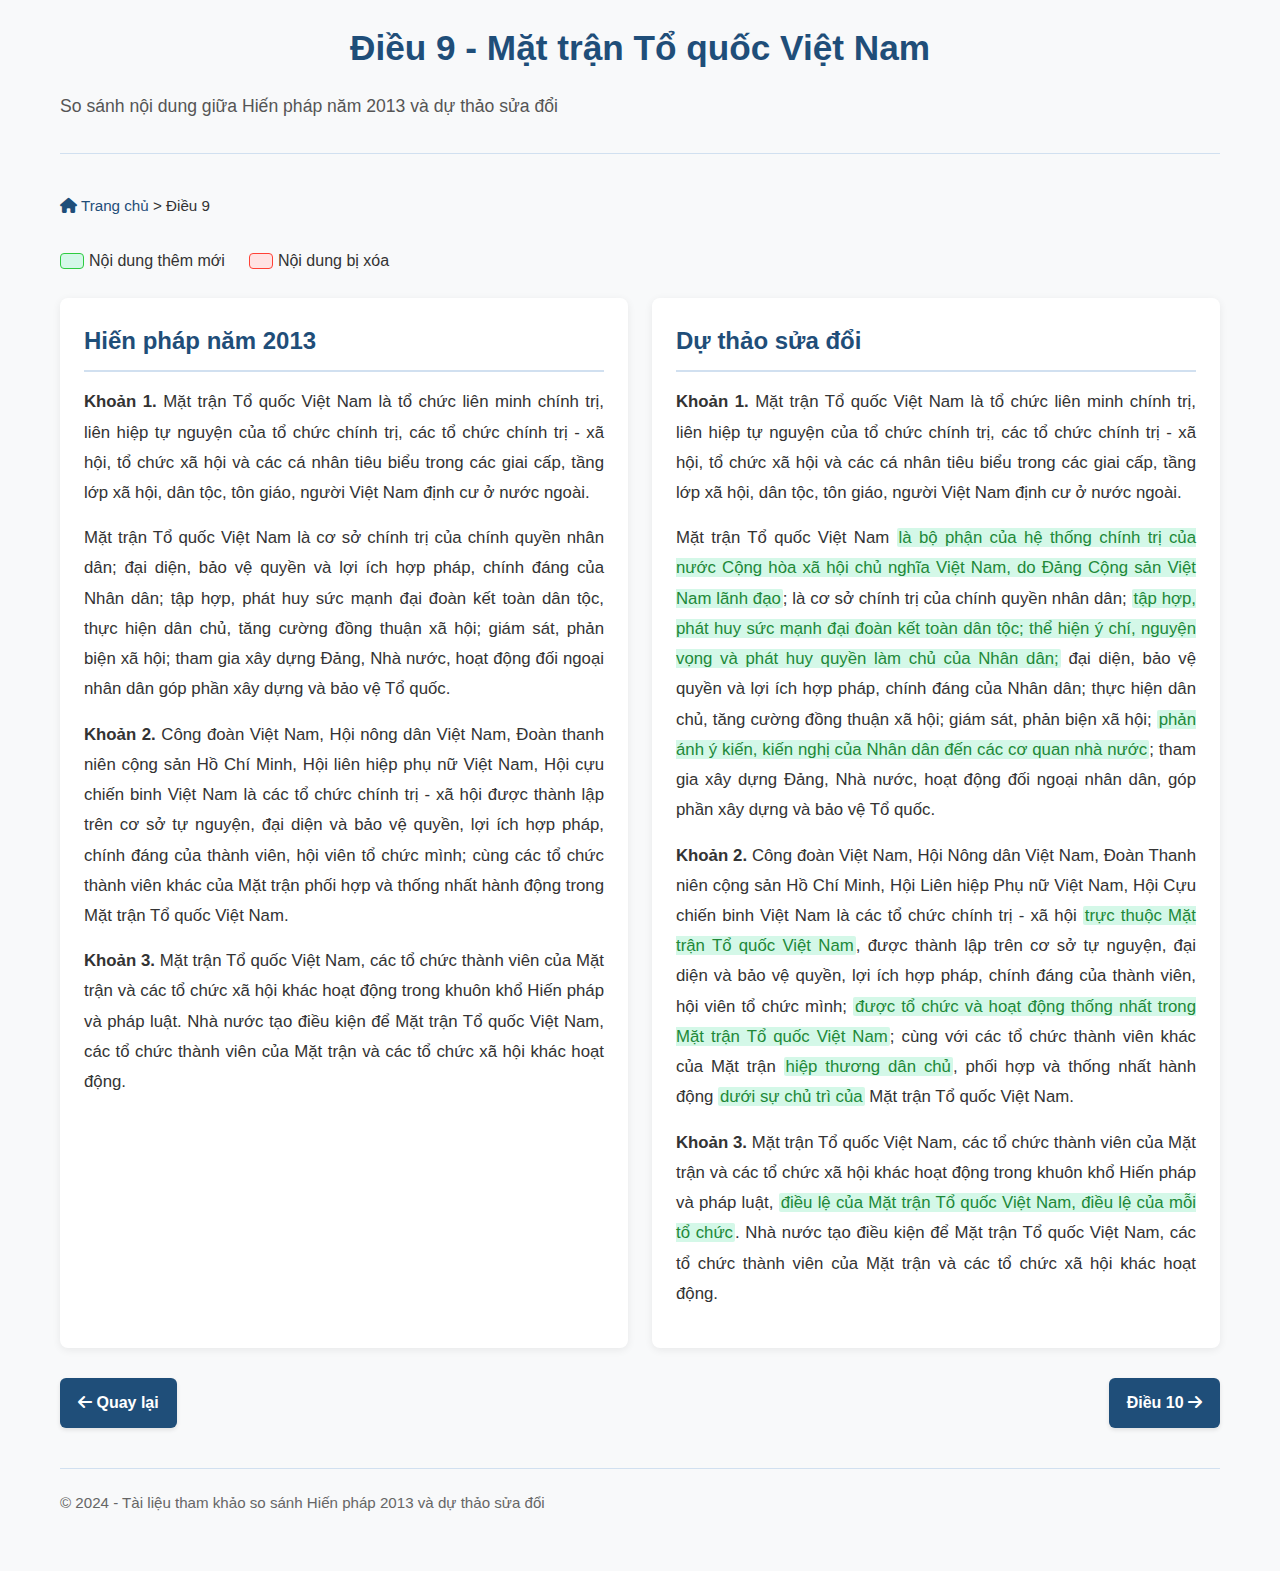
<file: dieu-9.html>
<!DOCTYPE html>
<html lang="vi">
<head>
    <meta charset="UTF-8">
    <meta name="viewport" content="width=device-width, initial-scale=1.0">
    <title>Điều 9 - Mặt trận Tổ quốc Việt Nam</title>
    <link rel="stylesheet" href="styles.css">
    <link rel="stylesheet" href="https://cdnjs.cloudflare.com/ajax/libs/font-awesome/6.4.0/css/all.min.css">
</head>
<body>
    <header>
        <h1>Điều 9 - Mặt trận Tổ quốc Việt Nam</h1>
        <p class="subtitle">So sánh nội dung giữa Hiến pháp năm 2013 và dự thảo sửa đổi</p>
    </header>
    
    <div class="breadcrumb">
        <a href="index.html"><i class="fas fa-home"></i> Trang chủ</a> &gt; Điều 9
    </div>
    
    <div class="legend">
        <div class="legend-item">
            <div class="legend-color legend-add"></div>
            <span>Nội dung thêm mới</span>
        </div>
        <div class="legend-item">
            <div class="legend-color legend-remove"></div>
            <span>Nội dung bị xóa</span>
        </div>
    </div>
    
    <div class="comparison-container">
        <div class="comparison-column original">
            <h2>Hiến pháp năm 2013</h2>
            <p><strong>Khoản 1.</strong> Mặt trận Tổ quốc Việt Nam là tổ chức liên minh chính trị, liên hiệp tự nguyện của tổ chức chính trị, các tổ chức chính trị - xã hội, tổ chức xã hội và các cá nhân tiêu biểu trong các giai cấp, tầng lớp xã hội, dân tộc, tôn giáo, người Việt Nam định cư ở nước ngoài.</p>
            
            <p>Mặt trận Tổ quốc Việt Nam là cơ sở chính trị của chính quyền nhân dân; đại diện, bảo vệ quyền và lợi ích hợp pháp, chính đáng của Nhân dân; tập hợp, phát huy sức mạnh đại đoàn kết toàn dân tộc, thực hiện dân chủ, tăng cường đồng thuận xã hội; giám sát, phản biện xã hội; tham gia xây dựng Đảng, Nhà nước, hoạt động đối ngoại nhân dân góp phần xây dựng và bảo vệ Tổ quốc.</p>
            
            <p><strong>Khoản 2.</strong> Công đoàn Việt Nam, Hội nông dân Việt Nam, Đoàn thanh niên cộng sản Hồ Chí Minh, Hội liên hiệp phụ nữ Việt Nam, Hội cựu chiến binh Việt Nam là các tổ chức chính trị - xã hội được thành lập trên cơ sở tự nguyện, đại diện và bảo vệ quyền, lợi ích hợp pháp, chính đáng của thành viên, hội viên tổ chức mình; cùng các tổ chức thành viên khác của Mặt trận phối hợp và thống nhất hành động trong Mặt trận Tổ quốc Việt Nam.</p>
            
            <p><strong>Khoản 3.</strong> Mặt trận Tổ quốc Việt Nam, các tổ chức thành viên của Mặt trận và các tổ chức xã hội khác hoạt động trong khuôn khổ Hiến pháp và pháp luật. Nhà nước tạo điều kiện để Mặt trận Tổ quốc Việt Nam, các tổ chức thành viên của Mặt trận và các tổ chức xã hội khác hoạt động.</p>
        </div>
        
        <div class="comparison-column modified">
            <h2>Dự thảo sửa đổi</h2>
            <p><strong>Khoản 1.</strong> Mặt trận Tổ quốc Việt Nam là tổ chức liên minh chính trị, liên hiệp tự nguyện của tổ chức chính trị, các tổ chức chính trị - xã hội, tổ chức xã hội và các cá nhân tiêu biểu trong các giai cấp, tầng lớp xã hội, dân tộc, tôn giáo, người Việt Nam định cư ở nước ngoài.</p>
            
            <p>Mặt trận Tổ quốc Việt Nam <span class="highlight-add">là bộ phận của hệ thống chính trị của nước Cộng hòa xã hội chủ nghĩa Việt Nam, do Đảng Cộng sản Việt Nam lãnh đạo</span>; là cơ sở chính trị của chính quyền nhân dân; <span class="highlight-add">tập hợp, phát huy sức mạnh đại đoàn kết toàn dân tộc; thể hiện ý chí, nguyện vọng và phát huy quyền làm chủ của Nhân dân;</span> đại diện, bảo vệ quyền và lợi ích hợp pháp, chính đáng của Nhân dân; thực hiện dân chủ, tăng cường đồng thuận xã hội; giám sát, phản biện xã hội; <span class="highlight-add">phản ánh ý kiến, kiến nghị của Nhân dân đến các cơ quan nhà nước</span>; tham gia xây dựng Đảng, Nhà nước, hoạt động đối ngoại nhân dân, góp phần xây dựng và bảo vệ Tổ quốc.</p>
            
            <p><strong>Khoản 2.</strong> Công đoàn Việt Nam, Hội Nông dân Việt Nam, Đoàn Thanh niên cộng sản Hồ Chí Minh, Hội Liên hiệp Phụ nữ Việt Nam, Hội Cựu chiến binh Việt Nam là các tổ chức chính trị - xã hội <span class="highlight-add">trực thuộc Mặt trận Tổ quốc Việt Nam</span>, được thành lập trên cơ sở tự nguyện, đại diện và bảo vệ quyền, lợi ích hợp pháp, chính đáng của thành viên, hội viên tổ chức mình; <span class="highlight-add">được tổ chức và hoạt động thống nhất trong Mặt trận Tổ quốc Việt Nam</span>; cùng với các tổ chức thành viên khác của Mặt trận <span class="highlight-add">hiệp thương dân chủ</span>, phối hợp và thống nhất hành động <span class="highlight-add">dưới sự chủ trì của</span> Mặt trận Tổ quốc Việt Nam.</p>
            
            <p><strong>Khoản 3.</strong> Mặt trận Tổ quốc Việt Nam, các tổ chức thành viên của Mặt trận và các tổ chức xã hội khác hoạt động trong khuôn khổ Hiến pháp và pháp luật, <span class="highlight-add">điều lệ của Mặt trận Tổ quốc Việt Nam, điều lệ của mỗi tổ chức</span>. Nhà nước tạo điều kiện để Mặt trận Tổ quốc Việt Nam, các tổ chức thành viên của Mặt trận và các tổ chức xã hội khác hoạt động.</p>
        </div>
    </div>
    
    <div class="navigation">
        <a href="index.html" class="nav-button"><i class="fas fa-arrow-left"></i> Quay lại</a>
        <a href="dieu-10.html" class="nav-button">Điều 10 <i class="fas fa-arrow-right"></i></a>
    </div>
    
    <footer>
        <p>© 2024 - Tài liệu tham khảo so sánh Hiến pháp 2013 và dự thảo sửa đổi</p>
    </footer>
    
    <a href="#" class="back-to-top" id="backToTop"><i class="fas fa-arrow-up"></i></a>
    
    <script>
        // Hiển thị nút "Quay lại đầu trang" khi người dùng cuộn xuống
        window.onscroll = function() {
            const backToTopButton = document.getElementById('backToTop');
            if (document.body.scrollTop > 200 || document.documentElement.scrollTop > 200) {
                backToTopButton.classList.add('visible');
            } else {
                backToTopButton.classList.remove('visible');
            }
        };
        
        // Xử lý sự kiện khi nhấp vào nút "Quay lại đầu trang"
        document.getElementById('backToTop').addEventListener('click', function(e) {
            e.preventDefault();
            window.scrollTo({ top: 0, behavior: 'smooth' });
        });
    </script>
</body>
</html>
</file>
<file: styles.css>
:root {
    --primary-color: #1f4e79;
    --primary-dark: #1e3c8c;
    --light-bg: #f5f9ff;
    --border-color: #d1e0f0;
    --highlight-color: #e3eefa;
    --add-color: #e6ffed;
    --add-border: #abf2bc;
    --remove-color: #ffebe9;
    --remove-border: #ffcdd2;
    --gray-bg: #f8f9fa;
    --shadow: 0 4px 6px rgba(0, 0, 0, 0.1);
    --transition: all 0.3s ease;
}

* {
    box-sizing: border-box;
    margin: 0;
    padding: 0;
}

body {
    font-family: 'Segoe UI', Arial, sans-serif;
    line-height: 1.6;
    color: #333;
    background-color: #f8f9fa;
    padding: 20px;
    max-width: 1200px;
    margin: 0 auto;
    transition: var(--transition);
}

header {
    text-align: center;
    margin-bottom: 30px;
    padding-bottom: 20px;
    border-bottom: 1px solid var(--border-color);
    position: relative;
}

h1 {
    color: var(--primary-color);
    margin-bottom: 15px;
    font-size: 2.2em;
    font-weight: 700;
}

.subtitle {
    color: #555;
    font-size: 1.1em;
    margin-bottom: 10px;
    font-weight: 400;
}

.breadcrumb {
    margin-bottom: 20px;
    padding: 10px 0;
    border-radius: 4px;
    font-size: 0.95em;
}

.breadcrumb a {
    color: var(--primary-color);
    text-decoration: none;
    font-weight: 500;
    transition: var(--transition);
}

.breadcrumb a:hover {
    text-decoration: underline;
    color: var(--primary-dark);
}

.container {
    display: grid;
    grid-template-columns: repeat(auto-fit, minmax(320px, 1fr));
    grid-gap: 25px;
}

.card {
    background: white;
    border-radius: 8px;
    box-shadow: var(--shadow);
    padding: 20px;
    transition: var(--transition);
    height: 100%;
    display: flex;
    flex-direction: column;
    border: 1px solid var(--border-color);
}

.card:hover {
    transform: translateY(-5px);
    box-shadow: 0 10px 20px rgba(0,0,0,0.12);
    border-color: var(--primary-color);
}

.card h2 {
    color: var(--primary-color);
    margin-bottom: 15px;
    padding-bottom: 10px;
    border-bottom: 2px solid var(--border-color);
    font-size: 1.2em;
}

.card-content {
    flex-grow: 1;
    margin-bottom: 20px;
}

.card-footer {
    margin-top: auto;
}

.comparison-container {
    display: flex;
    flex-direction: column;
    gap: 24px;
    margin-bottom: 30px;
}

@media (min-width: 768px) {
    .comparison-container {
        flex-direction: row;
    }
}

.comparison-column {
    flex: 1 1 350px;
    min-width: 320px;
    max-width: 600px;
    padding: 20px;
    background-color: white;
    border-radius: 8px;
    box-shadow: 0 2px 10px rgba(0,0,0,0.05);
}

.comparison-column h2 {
    color: var(--primary-color);
    margin-bottom: 15px;
    padding-bottom: 10px;
    border-bottom: 2px solid var(--border-color);
}

.original {
    background-color: var(--light-bg);
}

.modified {
    background-color: white;
}

p {
    margin-bottom: 15px;
    text-align: justify;
    font-size: 1.05em;
    line-height: 1.8;
}

.highlight-add {
    background: #d4f8e8;
    color: #218838;
}

.highlight-remove {
    background: #ffe3e3;
    color: #c82333;
}

.button, .nav-button {
    display: inline-block;
    background-color: var(--primary-color);
    color: white;
    text-decoration: none;
    padding: 12px 18px;
    border-radius: 6px;
    font-weight: 600;
    transition: var(--transition);
    text-align: center;
    border: none;
    cursor: pointer;
    box-shadow: 0 2px 4px rgba(0,0,0,0.1);
}

.button {
    width: 100%;
}

.button:hover, .nav-button:hover {
    background-color: var(--primary-dark);
    box-shadow: 0 4px 8px rgba(0,0,0,0.15);
    transform: translateY(-2px);
}

.navigation {
    display: flex;
    justify-content: space-between;
    margin-top: 30px;
    gap: 15px;
}

footer {
    margin-top: 40px;
    text-align: center;
    color: #666;
    font-size: 0.9em;
    padding: 20px 0;
    border-top: 1px solid var(--border-color);
}

@media (max-width: 768px) {
    body {
        padding: 15px;
    }
    
    h1 {
        font-size: 1.8em;
    }
    
    .container {
        grid-template-columns: 1fr;
    }
    
    .comparison-column {
        margin-bottom: 20px;
    }
    
    .navigation {
        flex-direction: column;
    }
    
    .nav-button {
        width: 100%;
        margin-bottom: 10px;
    }
}

@media (max-width: 480px) {
    body {
        padding: 10px;
    }
    
    .card, .comparison-column {
        padding: 15px;
    }
    
    h1 {
        font-size: 1.6em;
    }
    
    p {
        font-size: 1em;
        line-height: 1.6;
    }
}

.legend {
    display: flex;
    gap: 24px;
    margin-bottom: 20px;
    flex-wrap: wrap;
}

.legend-item {
    display: flex;
    align-items: center;
    gap: 5px;
}

.legend-color {
    width: 24px;
    height: 16px;
    border-radius: 4px;
}

.legend-add {
    background: #d4f8e8;
    border: 1px solid #2ecc40;
}

.legend-remove {
    background: #ffe3e3;
    border: 1px solid #ff4136;
}

.back-to-top {
    position: fixed;
    bottom: 20px;
    right: 20px;
    background-color: var(--primary-color);
    color: white;
    width: 40px;
    height: 40px;
    border-radius: 50%;
    display: flex;
    justify-content: center;
    align-items: center;
    text-decoration: none;
    opacity: 0;
    visibility: hidden;
    transition: opacity 0.3s, visibility 0.3s;
    z-index: 1000;
    box-shadow: 0 2px 5px rgba(0,0,0,0.2);
}

.back-to-top.visible {
    opacity: 1;
    visibility: visible;
}

.back-to-top:hover {
    background-color: #0d355d;
}

/* Trang chủ */
.card-container {
    display: grid;
    grid-template-columns: repeat(auto-fill, minmax(300px, 1fr));
    gap: 20px;
    margin-top: 30px;
}

.card-header {
    background-color: var(--primary-color);
    color: white;
    padding: 15px;
    font-weight: bold;
}

.card-body {
    padding: 15px;
    min-height: 100px;
}

.card-body p {
    color: #666;
}

.card-footer {
    padding: 15px;
    border-top: 1px solid var(--border-color);
    text-align: right;
}

.button {
    display: inline-block;
    background-color: var(--primary-color);
    color: white;
    text-decoration: none;
    padding: 8px 12px;
    border-radius: 4px;
    font-size: 0.9em;
    transition: background-color 0.3s;
}

.button:hover {
    background-color: #0d355d;
}

/* Styles đặc thù cho trang Điều 10 */
body.times-new-roman {
    font-family: 'Times New Roman', serif;
    font-size: 16px;
}

.comparison-container {
    display: flex;
    flex-wrap: wrap;
    gap: 24px;
    justify-content: center;
    margin: 24px 0;
}

.comparison-column {
    background: #fff;
    border-radius: 8px;
    box-shadow: 0 2px 8px rgba(0, 0, 0, 0.07);
    padding: 24px;
    flex: 1 1 350px;
    min-width: 320px;
    max-width: 600px;
}

.highlight-add {
    background: #d4f8e8;
    color: #218838;
    padding: 0 2px;
    border-radius: 2px;
}

.highlight-remove {
    background: #ffe3e3;
    color: #c82333;
    text-decoration: line-through;
    padding: 0 2px;
    border-radius: 2px;
}

@media (max-width: 900px) {
    .comparison-container {
        flex-direction: column;
        gap: 0;
    }
}
</file>
